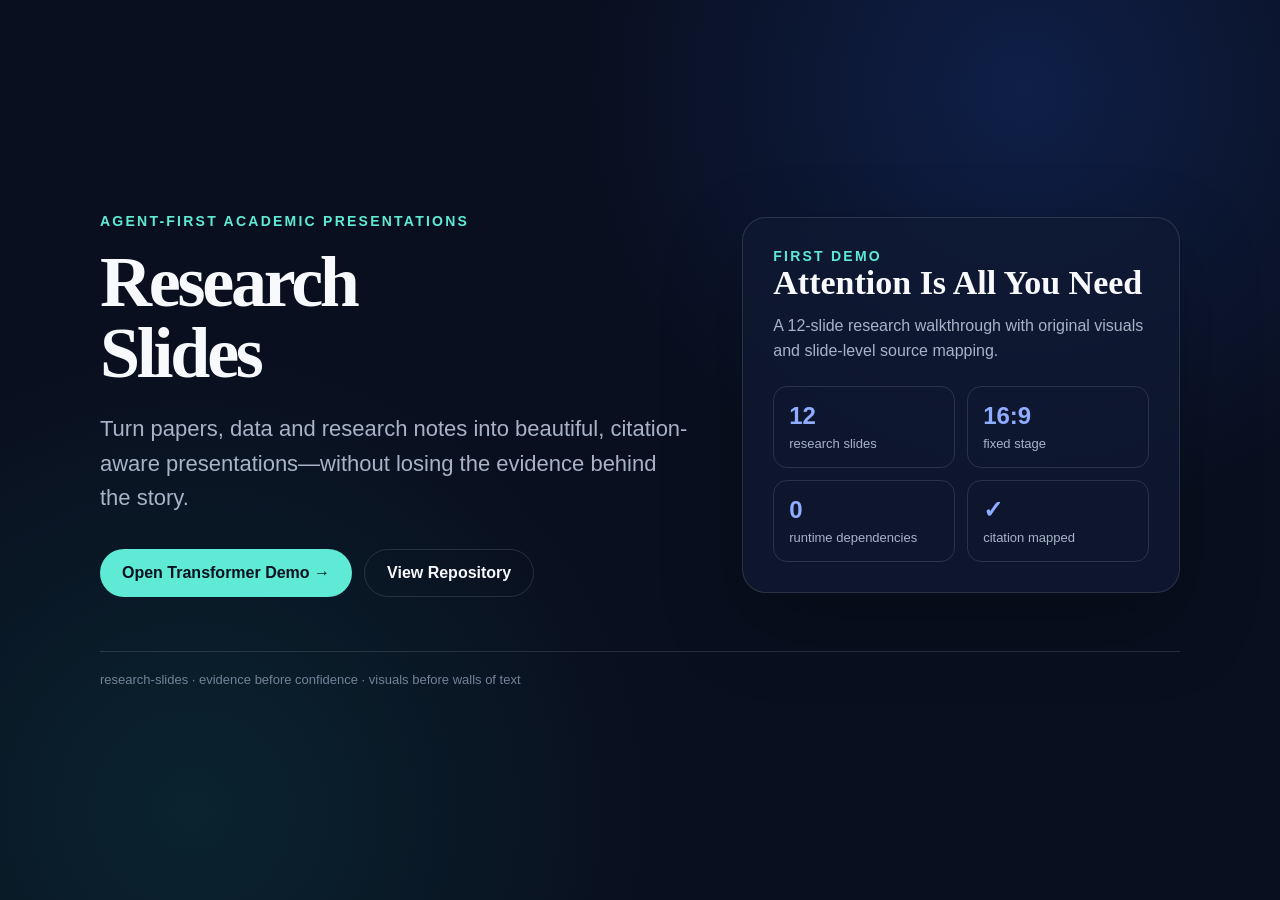
<file: docs/index.html>
<!doctype html>
<html lang="en">
<head>
<meta charset="utf-8" />
<meta name="viewport" content="width=device-width,initial-scale=1" />
<meta name="description" content="Research Slides — turn papers, data and research notes into citation-aware presentations." />
<title>Research Slides</title>
<style>
:root{--bg:#090f1f;--panel:#101a33;--text:#f7f9fc;--muted:#a8b3c7;--teal:#5eead4;--blue:#8facff;--line:rgba(255,255,255,.12)}
*{box-sizing:border-box}html,body{margin:0;min-height:100%;background:var(--bg);color:var(--text);font-family:Arial,sans-serif}body{min-height:100vh;display:grid;place-items:center;background:radial-gradient(circle at 80% 10%,rgba(36,87,214,.22),transparent 34%),radial-gradient(circle at 15% 90%,rgba(15,118,110,.2),transparent 34%),var(--bg)}
main{width:min(1080px,calc(100% - 40px));padding:70px 0}.eyebrow{font-size:14px;letter-spacing:.16em;text-transform:uppercase;color:var(--teal);font-weight:800}.hero{display:grid;grid-template-columns:1.15fr .85fr;gap:50px;align-items:center}.hero h1{font-family:Georgia,serif;font-size:72px;line-height:.98;letter-spacing:-.045em;margin:18px 0 24px}.hero p{font-size:22px;line-height:1.55;color:var(--muted);max-width:680px}.actions{display:flex;gap:12px;flex-wrap:wrap;margin-top:34px}.btn{display:inline-flex;align-items:center;justify-content:center;padding:14px 22px;border-radius:999px;text-decoration:none;font-weight:800}.primary{background:var(--teal);color:#07111f}.secondary{border:1px solid var(--line);color:var(--text)}.card{border:1px solid var(--line);background:rgba(16,26,51,.72);border-radius:24px;padding:30px;box-shadow:0 30px 80px rgba(0,0,0,.25)}.card h2{font-family:Georgia,serif;font-size:34px;margin:0 0 12px}.card p{font-size:16px;line-height:1.55;margin:0}.facts{display:grid;grid-template-columns:repeat(2,1fr);gap:12px;margin-top:22px}.fact{border:1px solid var(--line);border-radius:14px;padding:15px}.fact b{display:block;color:var(--blue);font-size:24px;margin-bottom:4px}.fact span{font-size:13px;color:var(--muted)}footer{margin-top:54px;padding-top:20px;border-top:1px solid var(--line);color:#748197;font-size:13px}@media(max-width:780px){.hero{grid-template-columns:1fr}.hero h1{font-size:54px}main{padding:44px 0}}
</style>
</head>
<body>
<main>
  <div class="hero">
    <section>
      <div class="eyebrow">Agent-first academic presentations</div>
      <h1>Research<br/>Slides</h1>
      <p>Turn papers, data and research notes into beautiful, citation-aware presentations—without losing the evidence behind the story.</p>
      <div class="actions">
        <a class="btn primary" href="./demo.html">Open Transformer Demo →</a>
        <a class="btn secondary" href="https://github.com/xiaohan-2005/research-slides">View Repository</a>
      </div>
    </section>
    <aside class="card">
      <div class="eyebrow">First demo</div>
      <h2>Attention Is All You Need</h2>
      <p>A 12-slide research walkthrough with original visuals and slide-level source mapping.</p>
      <div class="facts">
        <div class="fact"><b>12</b><span>research slides</span></div>
        <div class="fact"><b>16:9</b><span>fixed stage</span></div>
        <div class="fact"><b>0</b><span>runtime dependencies</span></div>
        <div class="fact"><b>✓</b><span>citation mapped</span></div>
      </div>
    </aside>
  </div>
  <footer>research-slides · evidence before confidence · visuals before walls of text</footer>
</main>
</body>
</html>
</file>
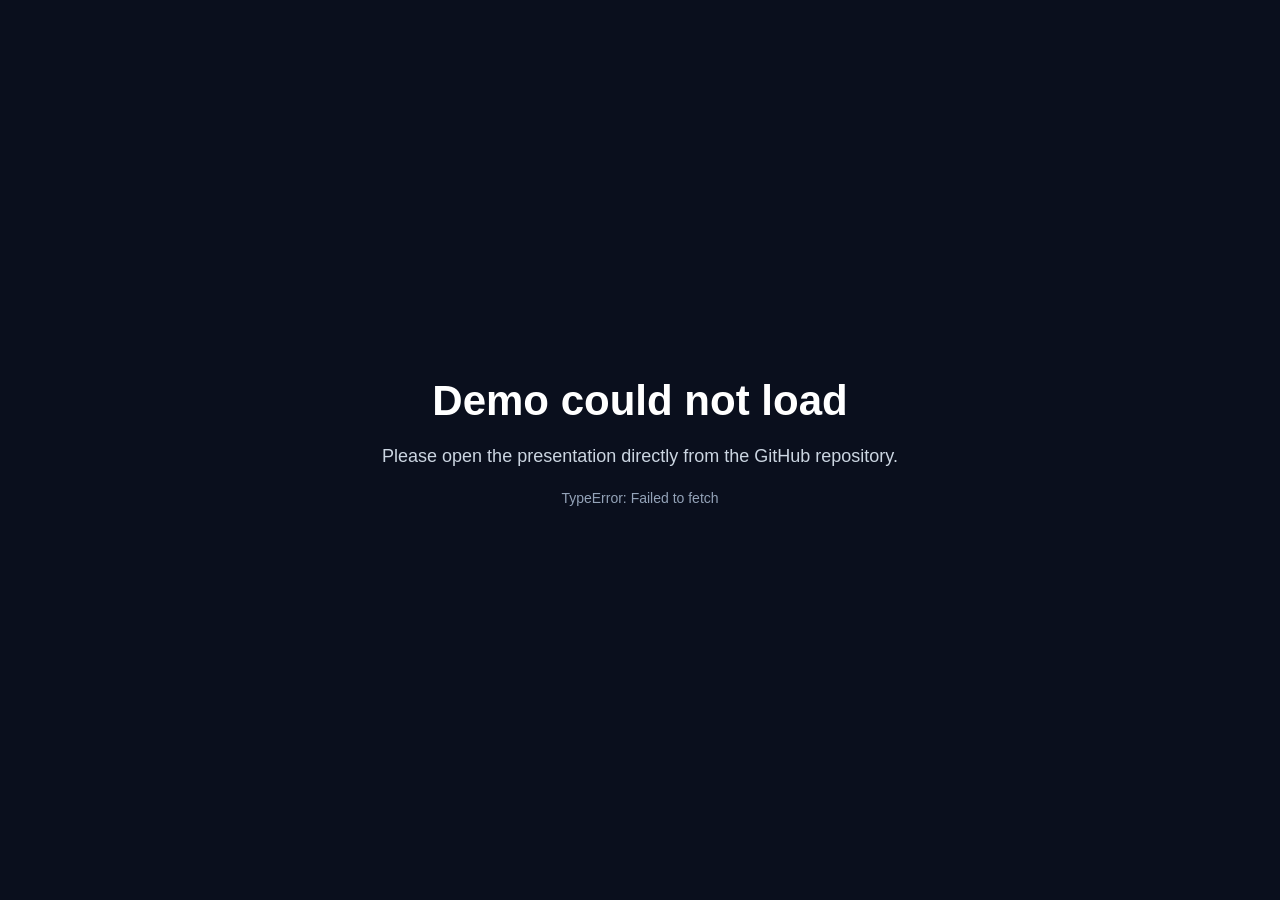
<file: docs/demo.html>
<!doctype html>
<html lang="en">
<head>
<meta charset="utf-8" />
<meta name="viewport" content="width=device-width,initial-scale=1" />
<title>Research Slides Demo</title>
<style>
html,body{margin:0;width:100%;height:100%;background:#0a0f1d;color:#fff;font-family:Arial,sans-serif;display:grid;place-items:center}
main{text-align:center;max-width:720px;padding:40px}h1{font-size:42px;margin:0 0 16px}p{color:#cbd5e1;font-size:18px;line-height:1.5}.small{font-size:14px;color:#94a3b8}
</style>
</head>
<body>
<main id="status">
  <h1>Loading research demo…</h1>
  <p>Fetching the canonical presentation from the repository.</p>
</main>
<script>
(async()=>{
  const raw='https://raw.githubusercontent.com/xiaohan-2005/research-slides/main/examples/attention-is-all-you-need/presentation.html';
  try{
    const r=await fetch(raw,{cache:'no-store'});
    if(!r.ok) throw new Error('HTTP '+r.status);
    const html=await r.text();
    document.open();document.write(html);document.close();
  }catch(err){
    document.getElementById('status').innerHTML='<h1>Demo could not load</h1><p>Please open the presentation directly from the GitHub repository.</p><p class="small">'+String(err)+'</p>';
  }
})();
</script>
</body>
</html>
</file>
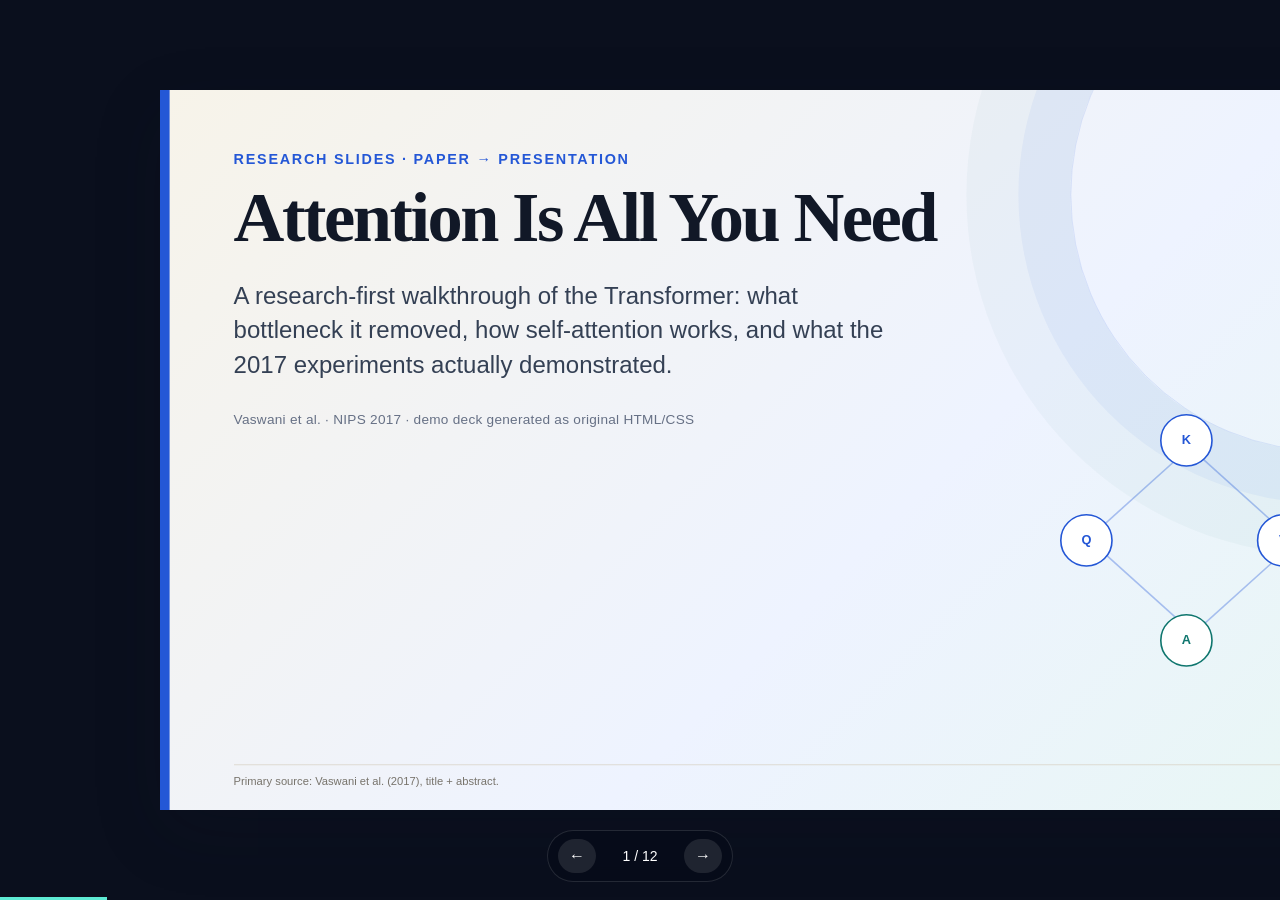
<file: examples/attention-is-all-you-need/presentation.html>
<!doctype html>
<html lang="en">
<head>
<meta charset="utf-8" />
<meta name="viewport" content="width=device-width,initial-scale=1" />
<title>Attention Is All You Need — Research Slides Demo</title>
<style>
:root{--paper:#f4f1e8;--ink:#111827;--muted:#667085;--line:#d9d4c8;--blue:#2457d6;--teal:#0f766e;--amber:#c67a19;--red:#b94343;--navy:#0b1739;--white:#fff;--shadow:0 28px 80px rgba(16,24,40,.16)}
*{box-sizing:border-box}html,body{margin:0;width:100%;height:100%;overflow:hidden;background:#0a0f1d;color:var(--ink);font-family:Georgia,'Times New Roman',serif}button{font:inherit}
.viewport{position:fixed;inset:0;display:grid;place-items:center}.stage{position:relative;width:1600px;height:900px;transform-origin:center center;background:var(--paper);box-shadow:var(--shadow);overflow:hidden}.slide{position:absolute;inset:0;padding:76px 92px 70px;opacity:0;visibility:hidden;pointer-events:none;transition:opacity .36s ease}.slide.active{opacity:1;visibility:visible;pointer-events:auto}.slide::before{content:"";position:absolute;left:0;top:0;width:12px;height:100%;background:var(--blue)}
.kicker{font-family:Arial,sans-serif;font-weight:700;letter-spacing:.12em;text-transform:uppercase;font-size:18px;color:var(--blue);margin-bottom:18px}.title{font-size:66px;line-height:1.02;letter-spacing:-.035em;margin:0 0 26px;max-width:1200px}.subtitle{font-family:Arial,sans-serif;font-size:28px;line-height:1.45;color:#344054;max-width:1120px}.meta{font-family:Arial,sans-serif;font-size:17px;color:var(--muted);letter-spacing:.02em}.source{position:absolute;left:92px;right:92px;bottom:28px;font-family:Arial,sans-serif;font-size:14px;color:#77736b;border-top:1px solid var(--line);padding-top:12px}.page{position:absolute;right:42px;top:40px;font-family:Arial,sans-serif;font-size:15px;color:#77736b}.grid2{display:grid;grid-template-columns:1fr 1fr;gap:42px;align-items:center}.grid3{display:grid;grid-template-columns:repeat(3,1fr);gap:24px}.card{background:rgba(255,255,255,.68);border:1px solid var(--line);border-radius:20px;padding:28px}.card h3{margin:0 0 12px;font-size:28px}.card p{font-family:Arial,sans-serif;font-size:20px;line-height:1.45;color:#475467;margin:0}.big-number{font-size:84px;font-weight:700;line-height:1;color:var(--navy)}.label{font-family:Arial,sans-serif;font-size:18px;color:var(--muted);margin-top:10px}.quote{font-size:42px;line-height:1.24;max-width:1180px}.accent{color:var(--blue)}.teal{color:var(--teal)}.amber{color:var(--amber)}.mono{font-family:'Courier New',monospace}.pill{display:inline-block;border:1px solid var(--line);padding:8px 13px;border-radius:999px;font-family:Arial,sans-serif;font-size:16px;margin:4px 7px 4px 0;background:#fff}.formula{font-size:42px;background:#fff;border:1px solid var(--line);border-radius:20px;padding:28px 34px;text-align:center;margin:22px 0}.tiny{font-family:Arial,sans-serif;font-size:16px;color:var(--muted)}
.hero{background:linear-gradient(135deg,#f7f3e9 0%,#eef3ff 58%,#e7f7f3 100%)}.hero::after{content:"";position:absolute;width:640px;height:640px;border-radius:50%;border:1px solid rgba(36,87,214,.16);right:-180px;top:-190px;box-shadow:0 0 0 65px rgba(36,87,214,.05),0 0 0 130px rgba(15,118,110,.035)}.hero .title{font-size:88px;max-width:980px}.hero .subtitle{font-size:30px;max-width:850px}.hero-mark{position:absolute;right:135px;bottom:155px;width:360px;height:360px}.node{position:absolute;width:66px;height:66px;border-radius:50%;display:grid;place-items:center;background:#fff;border:2px solid var(--blue);font-family:Arial,sans-serif;font-weight:700;color:var(--blue);z-index:2}.edge{position:absolute;height:2px;background:rgba(36,87,214,.35);transform-origin:left center}
.timeline{display:flex;gap:18px;align-items:stretch;margin-top:42px}.step{flex:1;border-top:5px solid var(--line);padding:18px 6px 0}.step strong{display:block;font-size:25px;margin-bottom:8px}.step span{font-family:Arial,sans-serif;color:var(--muted);font-size:18px;line-height:1.35}.step.hot{border-color:var(--blue)}
.arch{display:grid;grid-template-columns:1fr 140px 1fr;gap:26px;align-items:center}.stack{display:flex;flex-direction:column;gap:13px}.block{padding:17px 18px;border-radius:14px;text-align:center;font-family:Arial,sans-serif;font-size:18px;font-weight:700;border:1px solid var(--line);background:#fff}.block.attn{border-color:#8ba7f5;background:#edf2ff;color:#2047b4}.block.ffn{border-color:#8ac8c1;background:#e8f7f4;color:#0f665f}.block.mask{border-color:#e8c48f;background:#fff5e7;color:#9a5e13}.x6{font-family:Arial,sans-serif;color:var(--muted);text-align:center;font-weight:700}.arrow{height:2px;background:var(--line);position:relative}.arrow::after{content:"";position:absolute;right:-1px;top:-5px;border-left:9px solid var(--line);border-top:6px solid transparent;border-bottom:6px solid transparent}
.attn-viz{position:relative;height:365px;background:#0e1833;border-radius:24px;overflow:hidden;border:1px solid #22335c}.token-row{position:absolute;left:40px;right:40px;display:flex;justify-content:space-between}.token-row.top{top:44px}.token-row.bottom{bottom:44px}.tok{width:74px;height:52px;border-radius:12px;background:#fff;display:grid;place-items:center;font-family:Arial,sans-serif;font-weight:700;color:#172554}.beam{position:absolute;left:0;top:0;width:100%;height:100%}.beam line{stroke:#5eead4;stroke-width:3;opacity:.45}.beam line.hot{stroke:#fbbf24;stroke-width:6;opacity:.9}
.heads{display:grid;grid-template-columns:repeat(4,1fr);gap:16px}.head{height:120px;border-radius:18px;border:1px solid #cad6fa;background:linear-gradient(145deg,#f8faff,#e9efff);display:grid;place-items:center;font-family:Arial,sans-serif;font-weight:800;color:#2948a5;position:relative;overflow:hidden}.head::after{content:"";position:absolute;width:120px;height:2px;background:rgba(36,87,214,.25);transform:rotate(-25deg)}
.wave{height:250px;position:relative;border-left:1px solid var(--line);border-bottom:1px solid var(--line);margin:28px 10px 0}.wave svg{width:100%;height:100%}.legend{display:flex;gap:18px;font-family:Arial,sans-serif;font-size:16px;color:var(--muted)}.dot{display:inline-block;width:11px;height:11px;border-radius:50%;margin-right:6px}
.compare{display:grid;grid-template-columns:1.25fr repeat(3,.75fr);border:1px solid var(--line);border-radius:18px;overflow:hidden}.compare div{padding:20px;border-right:1px solid var(--line);border-bottom:1px solid var(--line);font-family:Arial,sans-serif;font-size:19px}.compare div:nth-child(4n){border-right:none}.compare .headrow{font-weight:800;background:#eef3ff}.compare .good{background:#e9f7f4;color:#0f665f;font-weight:700}
.train{display:grid;grid-template-columns:repeat(4,1fr);gap:18px;margin-top:34px}.train .card{min-height:190px}.train .big-number{font-size:54px}.bar-wrap{margin-top:34px}.bar-row{display:grid;grid-template-columns:190px 1fr 90px;gap:18px;align-items:center;margin:18px 0;font-family:Arial,sans-serif}.bar{height:28px;background:#ddd8cf;border-radius:999px;overflow:hidden}.bar > span{display:block;height:100%;background:var(--blue);border-radius:999px}.bar.tealbar>span{background:var(--teal)}.bar.goldbar>span{background:var(--amber)}
.ablation{display:grid;grid-template-columns:1fr 1fr;gap:34px}.mini-chart{background:#fff;border:1px solid var(--line);border-radius:18px;padding:24px}.points{display:flex;align-items:flex-end;gap:18px;height:180px;border-bottom:1px solid var(--line);padding:0 10px}.pt{flex:1;background:#9db2ef;border-radius:8px 8px 0 0;position:relative}.pt.best{background:var(--teal)}.pt span{position:absolute;left:50%;transform:translateX(-50%);bottom:-28px;font-family:Arial,sans-serif;font-size:14px;color:var(--muted)}.pt b{position:absolute;left:50%;transform:translateX(-50%);top:-25px;font-family:Arial,sans-serif;font-size:14px}
.final{background:linear-gradient(135deg,#0d1736,#122454 60%,#0e514e);color:#fff}.final::before{background:#5eead4}.final .kicker,.final .subtitle,.final .meta{color:#c8d6ff}.final .title{color:#fff}.final .source{border-color:rgba(255,255,255,.18);color:#bfd0df}.final .card{background:rgba(255,255,255,.08);border-color:rgba(255,255,255,.18)}.final .card p{color:#dce7f1}.final .card h3{color:#fff}
.controls{position:fixed;z-index:20;left:50%;bottom:18px;transform:translateX(-50%);display:flex;gap:8px;align-items:center;background:rgba(7,12,25,.82);backdrop-filter:blur(10px);border:1px solid rgba(255,255,255,.12);padding:8px 10px;border-radius:999px;color:#fff;font-family:Arial,sans-serif}.controls button{border:0;color:#fff;background:rgba(255,255,255,.1);width:38px;height:34px;border-radius:999px;cursor:pointer}.counter{min-width:72px;text-align:center;font-size:14px}.progress{position:fixed;left:0;bottom:0;height:3px;background:#5eead4;z-index:30;transition:width .25s ease}@media(prefers-reduced-motion:reduce){.slide{transition:none}}
</style>
</head>
<body>
<div class="viewport"><main class="stage" id="stage">

<section class="slide hero active">
  <div class="page">01 / 12</div>
  <div class="kicker">Research Slides · paper → presentation</div>
  <h1 class="title">Attention Is All You Need</h1>
  <p class="subtitle">A research-first walkthrough of the Transformer: what bottleneck it removed, how self-attention works, and what the 2017 experiments actually demonstrated.</p>
  <p class="meta" style="margin-top:38px">Vaswani et al. · NIPS 2017 · demo deck generated as original HTML/CSS</p>
  <div class="hero-mark">
    <div class="node" style="left:20px;top:145px">Q</div><div class="node" style="left:145px;top:20px">K</div><div class="node" style="left:266px;top:145px">V</div><div class="node" style="left:145px;top:270px;border-color:#0f766e;color:#0f766e">A</div>
    <div class="edge" style="left:72px;top:160px;width:165px;transform:rotate(-42deg)"></div><div class="edge" style="left:195px;top:72px;width:165px;transform:rotate(42deg)"></div><div class="edge" style="left:72px;top:190px;width:165px;transform:rotate(42deg)"></div><div class="edge" style="left:195px;top:286px;width:165px;transform:rotate(-42deg)"></div>
  </div>
  <div class="source">Primary source: Vaswani et al. (2017), title + abstract.</div>
</section>

<section class="slide">
  <div class="page">02 / 12</div><div class="kicker">Problem</div>
  <h2 class="title">The bottleneck was <span class="accent">sequential computation</span></h2>
  <p class="subtitle">Recurrent sequence models process hidden states in order. That creates a dependency chain inside each training example and limits parallelization as sequences grow.</p>
  <div class="timeline">
    <div class="step"><strong>x₁</strong><span>token enters recurrent state</span></div>
    <div class="step"><strong>h₁</strong><span>must finish before the next state</span></div>
    <div class="step"><strong>h₂</strong><span>depends on h₁</span></div>
    <div class="step"><strong>h₃</strong><span>depends on h₂</span></div>
    <div class="step hot"><strong>hₙ</strong><span>training still carries a sequential path of length O(n)</span></div>
  </div>
  <div class="card" style="margin-top:42px"><h3>Research question</h3><p>Can a sequence-to-sequence model remove recurrence and convolution while preserving translation quality—and gain parallelism in the process?</p></div>
  <div class="source">Source: §1 Introduction, especially the discussion of sequential hidden-state computation and the remaining constraint on parallelization.</div>
</section>

<section class="slide">
  <div class="page">03 / 12</div><div class="kicker">Core idea</div>
  <h2 class="title">Replace recurrence with <span class="teal">attention</span></h2>
  <div class="grid2" style="margin-top:38px">
    <div>
      <p class="quote">“Connect positions by learned relevance, not by stepping through time.”</p>
      <p class="tiny">Interpretation for presentation clarity—not a verbatim quote from the paper.</p>
    </div>
    <div class="grid3" style="grid-template-columns:1fr;gap:16px">
      <div class="card"><h3>Global dependency</h3><p>Each position can attend to relevant positions without distance-dependent recurrence.</p></div>
      <div class="card"><h3>Parallel representation</h3><p>Self-attention over a layer can be computed with matrix operations across positions.</p></div>
      <div class="card"><h3>Encoder–decoder retained</h3><p>The Transformer keeps the transduction structure while changing the internal building blocks.</p></div>
    </div>
  </div>
  <div class="source">Source: §1–§3. The paper proposes a Transformer relying entirely on attention to draw global dependencies.</div>
</section>

<section class="slide">
  <div class="page">04 / 12</div><div class="kicker">Architecture</div>
  <h2 class="title">Transformer at a glance</h2>
  <div class="arch" style="margin-top:30px">
    <div><div class="x6">ENCODER × 6</div><div class="stack"><div class="block attn">Multi-Head Self-Attention</div><div class="block">Add &amp; LayerNorm</div><div class="block ffn">Position-wise FFN</div><div class="block">Add &amp; LayerNorm</div></div></div>
    <div><div class="arrow"></div><div style="text-align:center;font-family:Arial,sans-serif;color:var(--muted);margin-top:12px">memory<br/>K, V</div></div>
    <div><div class="x6">DECODER × 6</div><div class="stack"><div class="block mask">Masked Self-Attention</div><div class="block">Add &amp; LayerNorm</div><div class="block attn">Encoder–Decoder Attention</div><div class="block">Add &amp; LayerNorm</div><div class="block ffn">Position-wise FFN</div><div class="block">Add &amp; LayerNorm</div></div></div>
  </div>
  <div class="grid3" style="margin-top:30px"><div class="card"><div class="big-number">6</div><div class="label">layers in each stack</div></div><div class="card"><div class="big-number">512</div><div class="label">d_model in base model</div></div><div class="card"><div class="big-number">2048</div><div class="label">feed-forward inner dimension</div></div></div>
  <div class="source">Source: §3.1 and §3.3. Original explanatory diagram; not copied from the paper's Figure 1.</div>
</section>

<section class="slide">
  <div class="page">05 / 12</div><div class="kicker">Mechanism</div>
  <h2 class="title">Scaled dot-product attention</h2>
  <div class="formula mono">Attention(Q, K, V) = softmax(QKᵀ / √dₖ) V</div>
  <div class="grid2" style="margin-top:30px">
    <div class="attn-viz">
      <div class="token-row top"><div class="tok">Q₁</div><div class="tok">Q₂</div><div class="tok">Q₃</div><div class="tok">Q₄</div></div>
      <svg class="beam" viewBox="0 0 600 365" preserveAspectRatio="none"><line x1="75" y1="95" x2="75" y2="270"/><line x1="75" y1="95" x2="225" y2="270" class="hot"/><line x1="225" y1="95" x2="375" y2="270"/><line x1="375" y1="95" x2="225" y2="270"/><line x1="525" y1="95" x2="525" y2="270" class="hot"/></svg>
      <div class="token-row bottom"><div class="tok">V₁</div><div class="tok">V₂</div><div class="tok">V₃</div><div class="tok">V₄</div></div>
    </div>
    <div><div class="card"><h3>1 · Compatibility</h3><p>Compute dot products between queries and keys.</p></div><div class="card" style="margin-top:16px"><h3>2 · Scale</h3><p>Divide by √dₖ to reduce the risk of large dot products pushing softmax into very small-gradient regions.</p></div><div class="card" style="margin-top:16px"><h3>3 · Weighted values</h3><p>Softmax weights determine how the values are combined.</p></div></div>
  </div>
  <div class="source">Source: §3.2.1, Equation (1). The motivation for scaling is described immediately after the equation.</div>
</section>

<section class="slide">
  <div class="page">06 / 12</div><div class="kicker">Representation</div>
  <h2 class="title">Multi-head attention: several views in parallel</h2>
  <p class="subtitle">The base Transformer uses <strong>8 heads</strong>, each with dₖ = dᵥ = 64. Each head receives learned projections of Q, K and V; their outputs are concatenated and projected again.</p>
  <div class="heads" style="margin-top:42px"><div class="head">HEAD 1</div><div class="head">HEAD 2</div><div class="head">HEAD 3</div><div class="head">HEAD 4</div><div class="head">HEAD 5</div><div class="head">HEAD 6</div><div class="head">HEAD 7</div><div class="head">HEAD 8</div></div>
  <div class="card" style="margin-top:28px"><h3>Why multiple heads?</h3><p>The paper argues that multiple heads let the model jointly attend to information from different representation subspaces and different positions; a single head averages this capacity into one attention map.</p></div>
  <div class="source">Source: §3.2.2. Base configuration: h = 8, dₖ = dᵥ = d_model / h = 64.</div>
</section>

<section class="slide">
  <div class="page">07 / 12</div><div class="kicker">Sequence order</div>
  <h2 class="title">No recurrence means position must be injected</h2>
  <div class="grid2" style="margin-top:28px">
    <div><div class="formula mono" style="font-size:31px">PE(pos,2i)=sin(pos/10000^(2i/d))<br/>PE(pos,2i+1)=cos(pos/10000^(2i/d))</div><div class="card"><h3>Design choice</h3><p>Positional encodings have the same dimension as token embeddings and are added at the bottoms of encoder and decoder stacks.</p></div></div>
    <div><div class="wave"><svg viewBox="0 0 600 250" preserveAspectRatio="none"><path d="M0 125 C50 15 100 15 150 125 S250 235 300 125 S400 15 450 125 S550 235 600 125" fill="none" stroke="#2457d6" stroke-width="5"/><path d="M0 125 C80 45 160 45 240 125 S400 205 480 125 S560 45 600 85" fill="none" stroke="#0f766e" stroke-width="4" opacity=".9"/></svg></div><div class="legend"><span><i class="dot" style="background:#2457d6"></i>different frequencies</span><span><i class="dot" style="background:#0f766e"></i>encode position</span></div></div>
  </div>
  <div class="card" style="margin-top:28px"><h3>Ablation signal</h3><p>Learned positional embeddings produced nearly identical results to the sinusoidal version in the paper's comparison.</p></div>
  <div class="source">Source: §3.5 and Table 3 row (E).</div>
</section>

<section class="slide">
  <div class="page">08 / 12</div><div class="kicker">Why self-attention?</div>
  <h2 class="title">Three criteria: complexity, parallelism, path length</h2>
  <div class="compare" style="margin-top:34px">
    <div class="headrow">Layer type</div><div class="headrow">Complexity / layer</div><div class="headrow">Sequential ops</div><div class="headrow">Max path</div>
    <div class="good">Self-attention</div><div class="good">O(n² · d)</div><div class="good">O(1)</div><div class="good">O(1)</div>
    <div>Recurrent</div><div>O(n · d²)</div><div>O(n)</div><div>O(n)</div>
    <div>Convolutional</div><div>O(k · n · d²)</div><div>O(1)</div><div>O(logₖ n)</div>
  </div>
  <div class="grid2" style="margin-top:34px"><div class="card"><h3>Parallelism</h3><p>Self-attention connects all positions with a constant number of sequentially executed operations.</p></div><div class="card"><h3>Long-range paths</h3><p>The path between any two positions is constant in a full self-attention layer, rather than growing with sequence length.</p></div></div>
  <div class="source">Source: §4 and Table 1. Complexity advantage over recurrence depends on sequence length n relative to representation dimension d.</div>
</section>

<section class="slide">
  <div class="page">09 / 12</div><div class="kicker">Training</div>
  <h2 class="title">The result was also an engineering recipe</h2>
  <div class="train"><div class="card"><div class="big-number">4.5M</div><div class="label">WMT14 EN–DE sentence pairs</div></div><div class="card"><div class="big-number">8×</div><div class="label">NVIDIA P100 GPUs</div></div><div class="card"><div class="big-number">12h</div><div class="label">base model training</div></div><div class="card"><div class="big-number">4000</div><div class="label">warmup steps</div></div></div>
  <div class="grid2" style="margin-top:32px"><div class="card"><h3>Optimizer</h3><p>Adam with β₁ = 0.9, β₂ = 0.98, ε = 10⁻⁹, plus a warmup and inverse-square-root learning-rate schedule.</p></div><div class="card"><h3>Regularization</h3><p>Residual dropout and label smoothing are part of the reported recipe; base-model dropout is 0.1.</p></div></div>
  <div class="source">Source: §5.1–§5.4. Big models were trained for 300k steps / 3.5 days on the same 8-P100 setup.</div>
</section>

<section class="slide">
  <div class="page">10 / 12</div><div class="kicker">Results</div>
  <h2 class="title">Translation quality improved at lower reported training cost</h2>
  <div class="bar-wrap">
    <div class="bar-row"><strong>EN→DE · ConvS2S ensemble</strong><div class="bar goldbar"><span style="width:92.8%"></span></div><b>26.36</b></div>
    <div class="bar-row"><strong>EN→DE · Transformer big</strong><div class="bar"><span style="width:100%"></span></div><b>28.4</b></div>
    <div class="bar-row" style="margin-top:38px"><strong>EN→FR · previous single models*</strong><div class="bar goldbar"><span style="width:98%"></span></div><b>≤40.56</b></div>
    <div class="bar-row"><strong>EN→FR · Transformer big</strong><div class="bar tealbar"><span style="width:100%"></span></div><b>41.0</b></div>
  </div>
  <div class="grid2" style="margin-top:42px"><div class="card"><div class="big-number">28.4</div><div class="label">WMT14 English→German BLEU</div></div><div class="card"><div class="big-number">41.0</div><div class="label">WMT14 English→French BLEU</div></div></div>
  <p class="tiny" style="margin-top:16px">*Among single-model baselines listed in Table 2; the paper separately lists higher ensemble scores.</p>
  <div class="source">Source: §6.1 and Table 2. Values shown are the final NIPS paper values.</div>
</section>

<section class="slide">
  <div class="page">11 / 12</div><div class="kicker">Ablations</div>
  <h2 class="title">What did the model variations suggest?</h2>
  <div class="ablation" style="margin-top:28px">
    <div class="mini-chart"><h3 style="margin-top:0">Attention heads · dev BLEU</h3><div class="points"><div class="pt" style="height:91%"><b>24.9</b><span>1</span></div><div class="pt" style="height:96%"><b>25.5</b><span>4</span></div><div class="pt best" style="height:100%"><b>25.8</b><span>8/base</span></div><div class="pt best" style="height:100%"><b>25.8</b><span>16</span></div><div class="pt" style="height:94%"><b>25.4</b><span>32</span></div></div><p class="tiny" style="margin-top:40px">Single-head attention was 0.9 BLEU below the best setting; too many heads also reduced quality.</p></div>
    <div class="mini-chart"><h3 style="margin-top:0">Other signals</h3><div class="card" style="margin-top:20px"><h3>Model width</h3><p>Larger models generally performed better in the variations reported.</p></div><div class="card" style="margin-top:15px"><h3>Dropout</h3><p>The authors report dropout as helpful for avoiding over-fitting.</p></div><div class="card" style="margin-top:15px"><h3>Position encoding</h3><p>Learned positional embeddings: 25.7 dev BLEU vs 25.8 for the base setup.</p></div></div>
  </div>
  <div class="source">Source: §6.2 and Table 3. Ablation values are development-set results on newstest2013.</div>
</section>

<section class="slide final">
  <div class="page">12 / 12</div><div class="kicker">Conclusion</div>
  <h2 class="title">What changed—and what remained open</h2>
  <div class="grid3" style="margin-top:42px"><div class="card"><h3>Demonstrated</h3><p>A sequence transduction model can be built entirely around attention, replacing recurrent layers in the encoder–decoder architecture.</p></div><div class="card"><h3>Measured</h3><p>The paper reports stronger translation results with substantially more parallelizable training than the recurrent/convolutional baselines it compares against.</p></div><div class="card"><h3>Still open in 2017</h3><p>The authors explicitly point to restricted attention for large inputs, non-text modalities, and less sequential generation as future work.</p></div></div>
  <p class="quote" style="margin-top:64px;color:#e8eefc">Research Slides principle: <strong style="color:#5eead4">separate what the paper showed from what history later made of it.</strong></p>
  <p class="meta" style="margin-top:36px">Demo generated with original explanatory visuals · use ← / → to navigate</p>
  <div class="source">Source: §7 Conclusion. Later historical impact is intentionally outside the evidence boundary of this demo.</div>
</section>

</main></div>
<div class="controls"><button id="prev" aria-label="Previous slide">←</button><div class="counter" id="counter">1 / 12</div><button id="next" aria-label="Next slide">→</button></div><div class="progress" id="progress"></div>
<script>
const stage=document.getElementById('stage');const slides=[...document.querySelectorAll('.slide')];let index=0;
function fit(){const s=Math.min(innerWidth/1600,innerHeight/900);stage.style.transform=`scale(${s})`}
function show(i){index=(i+slides.length)%slides.length;slides.forEach((s,n)=>s.classList.toggle('active',n===index));document.getElementById('counter').textContent=`${index+1} / ${slides.length}`;document.getElementById('progress').style.width=`${((index+1)/slides.length)*100}%`;location.hash=`slide-${index+1}`}
function fromHash(){const m=location.hash.match(/slide-(\d+)/);if(m){const n=Math.max(1,Math.min(slides.length,+m[1]));index=n-1}}
fromHash();show(index);fit();addEventListener('resize',fit);document.getElementById('next').onclick=()=>show(index+1);document.getElementById('prev').onclick=()=>show(index-1);addEventListener('keydown',e=>{if(['ArrowRight','PageDown',' '].includes(e.key)){e.preventDefault();show(index+1)}if(['ArrowLeft','PageUp'].includes(e.key)){e.preventDefault();show(index-1)}if(e.key==='Home')show(0);if(e.key==='End')show(slides.length-1)});addEventListener('hashchange',()=>{fromHash();show(index)});
</script>
</body>
</html>
</file>
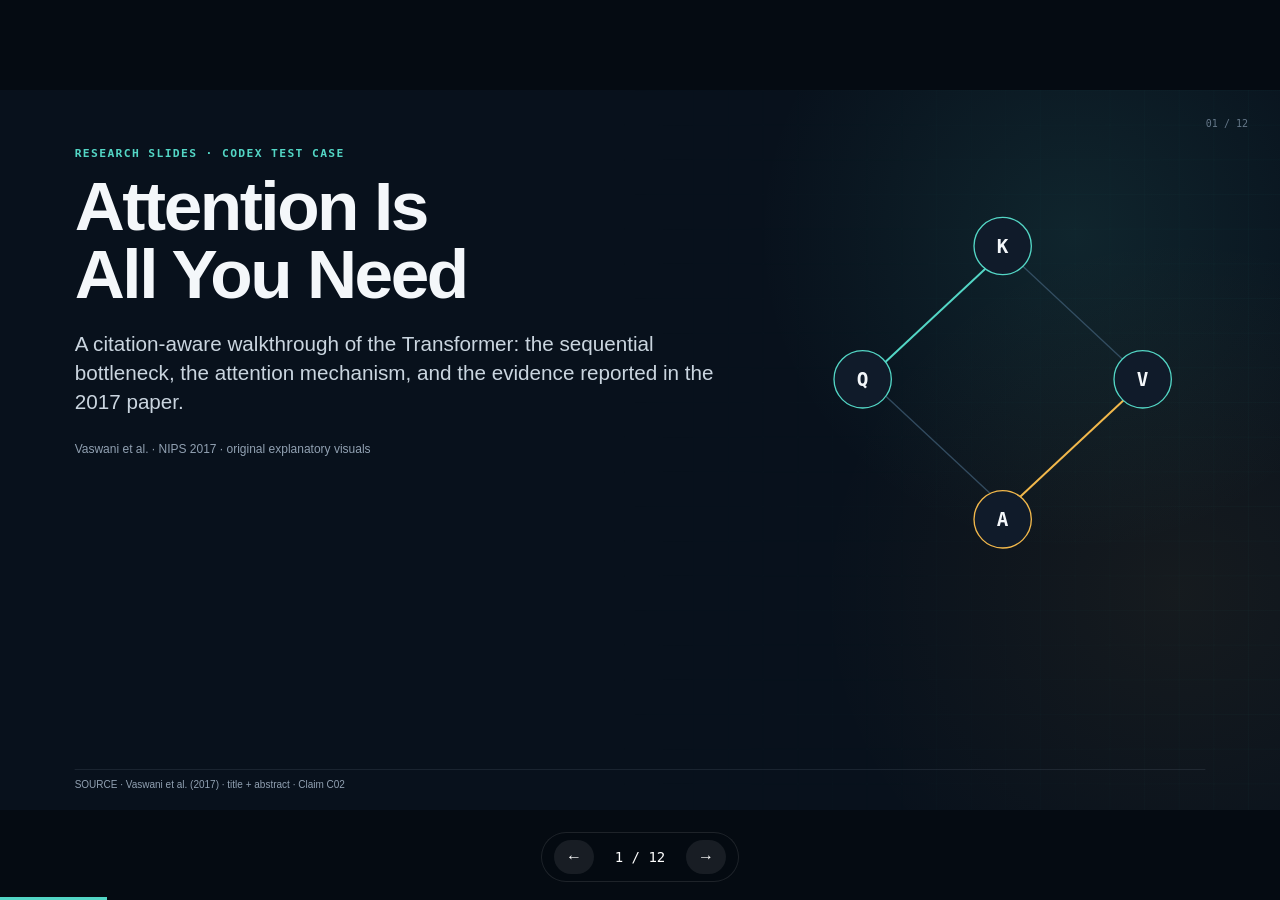
<file: examples/attention-is-all-you-need/output/presentation.html>
<!doctype html>
<html lang="en">
<head>
<meta charset="utf-8" />
<meta name="viewport" content="width=device-width, initial-scale=1" />
<title>Attention Is All You Need — Neural Lab Test Case</title>
<style>
:root{
  --nl-bg:#08111C;--nl-bg-deep:#050B12;--nl-surface:#101B2A;--nl-surface-2:#152235;
  --nl-text:#F4F7FA;--nl-text-soft:#CAD5DF;--nl-muted:#91A1B2;--nl-muted-2:#657789;
  --nl-line:#26384A;--nl-line-soft:rgba(145,161,178,.18);
  --nl-cyan:#53D6C5;--nl-cyan-soft:rgba(83,214,197,.14);
  --nl-amber:#F2B84B;--nl-amber-soft:rgba(242,184,75,.14);--nl-red:#E87979;
  --nl-display:"Space Grotesk","Aptos Display","Segoe UI",sans-serif;
  --nl-body:"IBM Plex Sans","Aptos","Segoe UI",sans-serif;
  --nl-mono:"IBM Plex Mono","Cascadia Mono","Consolas",monospace;
  --ease:cubic-bezier(.16,1,.3,1);
}
*{box-sizing:border-box}html,body{width:100%;height:100%;margin:0;overflow:hidden;background:var(--nl-bg-deep);color:var(--nl-text)}
body{font-family:var(--nl-body)}.deck-viewport{position:fixed;inset:0;overflow:hidden;background:var(--nl-bg-deep)}
.deck-stage{position:absolute;left:0;top:0;width:1920px;height:1080px;overflow:hidden;transform-origin:0 0;background:var(--nl-bg)}
.slide{position:absolute;inset:0;width:1920px;height:1080px;overflow:hidden;display:block;visibility:hidden;opacity:0;pointer-events:none;background:var(--nl-bg);padding:84px 112px 78px;transition:opacity .28s ease}
.slide.active,.slide.visible{visibility:visible;opacity:1;pointer-events:auto;z-index:1}.slide::after{content:"";position:absolute;inset:0;pointer-events:none;background:linear-gradient(rgba(83,214,197,.025) 1px,transparent 1px),linear-gradient(90deg,rgba(83,214,197,.025) 1px,transparent 1px);background-size:52px 52px;mask-image:linear-gradient(90deg,transparent 45%,#000 100%)}
.deck-controls{position:fixed;left:50%;bottom:18px;transform:translateX(-50%);z-index:1000;display:flex;align-items:center;gap:10px;padding:7px 12px;border:1px solid rgba(255,255,255,.1);border-radius:999px;background:rgba(5,11,18,.84);backdrop-filter:blur(10px);color:#fff}.deck-controls button{border:0;background:rgba(255,255,255,.08);color:#fff;width:40px;height:34px;border-radius:999px;cursor:pointer;font:inherit}.deck-counter{min-width:72px;text-align:center;font-size:14px;font-family:var(--nl-mono)}.progress{position:fixed;left:0;bottom:0;height:3px;background:var(--nl-cyan);z-index:1100;transition:width .22s ease}
.kicker{font-family:var(--nl-mono);font-size:17px;font-weight:600;letter-spacing:.12em;text-transform:uppercase;color:var(--nl-cyan);margin-bottom:20px}.title{font-family:var(--nl-display);font-size:66px;line-height:1.04;letter-spacing:-.035em;margin:0 0 24px;max-width:1450px}.subtitle{font-size:31px;line-height:1.42;color:var(--nl-text-soft);max-width:1360px}.meta{font-size:18px;color:var(--nl-muted)}.page{position:absolute;right:48px;top:42px;font:500 15px var(--nl-mono);color:var(--nl-muted-2)}
.source-label{position:absolute;left:112px;right:112px;bottom:28px;border-top:1px solid var(--nl-line-soft);padding-top:12px;font-size:15px;line-height:1.35;color:var(--nl-muted)}
.grid2{display:grid;grid-template-columns:1fr 1fr;gap:48px;align-items:center}.grid3{display:grid;grid-template-columns:repeat(3,1fr);gap:24px}.panel{background:var(--nl-surface);border:1px solid var(--nl-line);border-radius:16px;padding:28px}.panel h3{margin:0 0 12px;font:650 28px/1.15 var(--nl-display)}.panel p{margin:0;font-size:21px;line-height:1.46;color:var(--nl-text-soft)}.metric{font:650 70px/1 var(--nl-display);color:var(--nl-text)}.metric.cyan{color:var(--nl-cyan)}.metric.amber{color:var(--nl-amber)}.label{margin-top:10px;font:500 16px/1.3 var(--nl-mono);letter-spacing:.04em;color:var(--nl-muted)}.note{font-size:16px;line-height:1.45;color:var(--nl-muted)}.quote{font:600 43px/1.22 var(--nl-display);letter-spacing:-.02em}.reveal{opacity:0;transform:translateY(22px);transition:opacity .5s var(--ease),transform .5s var(--ease)}.slide.visible .reveal{opacity:1;transform:none}.slide.visible .reveal:nth-child(2){transition-delay:70ms}.slide.visible .reveal:nth-child(3){transition-delay:140ms}.slide.visible .reveal:nth-child(4){transition-delay:210ms}
.hero{background:radial-gradient(circle at 84% 20%,rgba(83,214,197,.10),transparent 26%),radial-gradient(circle at 92% 70%,rgba(242,184,75,.06),transparent 28%),var(--nl-bg)}.hero .title{font-size:104px;line-height:.98;max-width:1120px}.hero .subtitle{max-width:980px}.hero-graph{position:absolute;right:140px;top:170px;width:540px;height:540px}.node{position:absolute;width:88px;height:88px;border-radius:50%;display:grid;place-items:center;background:var(--nl-surface);border:2px solid var(--nl-cyan);font:700 29px var(--nl-mono);color:var(--nl-text);z-index:2}.node.amber{border-color:var(--nl-amber)}.edge{position:absolute;height:2px;background:#426079;transform-origin:left center;opacity:.72}.edge.hot{background:var(--nl-cyan);height:3px;opacity:1}.edge.evidence{background:var(--nl-amber);height:3px;opacity:1}
.timeline{display:flex;gap:20px;margin-top:54px}.step{flex:1;border-top:3px solid var(--nl-line);padding:20px 8px 0}.step.hot{border-color:var(--nl-cyan)}.step strong{display:block;font:650 30px/1.1 var(--nl-display);margin-bottom:9px}.step span{font-size:19px;line-height:1.42;color:var(--nl-muted)}
.arch{display:grid;grid-template-columns:1fr 150px 1fr;gap:30px;align-items:center;margin-top:34px}.stack{display:flex;flex-direction:column;gap:13px}.block{padding:18px 20px;border-radius:12px;text-align:center;font:600 20px var(--nl-body);border:1px solid #365069;background:var(--nl-surface)}.block.attn{border-color:var(--nl-cyan);background:var(--nl-cyan-soft)}.block.ffn{border-color:#426079}.block.mask{border-color:var(--nl-amber);background:var(--nl-amber-soft)}.x6{text-align:center;font:600 15px var(--nl-mono);letter-spacing:.1em;color:var(--nl-muted);margin-bottom:12px}.arrow{height:2px;background:#426079;position:relative}.arrow::after{content:"";position:absolute;right:-1px;top:-5px;border-left:10px solid #426079;border-top:6px solid transparent;border-bottom:6px solid transparent}
.formula{font-family:"Cambria Math","STIX Two Math","Times New Roman",serif;font-size:54px;text-align:center;padding:30px 34px;margin:28px 0;color:var(--nl-text)}.attn-viz{position:relative;height:410px;background:var(--nl-surface);border-radius:16px;border:1px solid var(--nl-line);overflow:hidden}.tokens{position:absolute;left:52px;right:52px;display:flex;justify-content:space-between}.tokens.top{top:46px}.tokens.bottom{bottom:46px}.tok{width:84px;height:58px;border-radius:10px;background:#0C1724;border:1px solid #365069;display:grid;place-items:center;font:700 20px var(--nl-mono);color:var(--nl-text)}.beam{position:absolute;inset:0}.beam line{stroke:#426079;stroke-width:3;opacity:.55}.beam line.hot{stroke:var(--nl-cyan);stroke-width:6;opacity:1}.beam line.evidence{stroke:var(--nl-amber);stroke-width:6;opacity:1}
.heads{display:grid;grid-template-columns:repeat(4,1fr);gap:18px;margin-top:46px}.head{height:135px;border-radius:14px;border:1px solid #365069;background:var(--nl-surface);display:grid;place-items:center;font:700 18px var(--nl-mono);color:var(--nl-text);position:relative;overflow:hidden}.head::after{content:"";position:absolute;width:150px;height:2px;background:rgba(83,214,197,.35);transform:rotate(-24deg)}
.wave{height:300px;border-left:1px solid var(--nl-line);border-bottom:1px solid var(--nl-line);margin-top:28px}.legend{display:flex;gap:22px;margin-top:12px;font-size:16px;color:var(--nl-muted)}.dot{display:inline-block;width:12px;height:12px;border-radius:50%;margin-right:7px}.compare{display:grid;grid-template-columns:1.25fr repeat(3,.75fr);border:1px solid var(--nl-line);border-radius:14px;overflow:hidden;margin-top:38px}.compare div{padding:22px;border-right:1px solid var(--nl-line);border-bottom:1px solid var(--nl-line);font-size:20px}.compare div:nth-child(4n){border-right:none}.compare .headrow{font:600 16px var(--nl-mono);letter-spacing:.04em;color:var(--nl-muted);background:#0C1724}.compare .good{background:var(--nl-cyan-soft);color:#BDF4ED;font-weight:700}.train{display:grid;grid-template-columns:repeat(4,1fr);gap:18px;margin-top:40px}.train .panel{min-height:190px}.train .metric{font-size:56px}
.bar-wrap{margin-top:38px}.bar-row{display:grid;grid-template-columns:300px 1fr 100px;gap:20px;align-items:center;margin:22px 0;font-size:19px}.bar-row strong{font-weight:600}.bar{height:24px;background:#1C2C3C;border-radius:999px;overflow:hidden}.bar span{display:block;height:100%;background:var(--nl-cyan);border-radius:999px}.bar.amber span{background:var(--nl-amber)}.bar.neutral span{background:#657789}.ablation{display:grid;grid-template-columns:1.05fr .95fr;gap:36px;margin-top:34px}.mini-chart{background:var(--nl-surface);border:1px solid var(--nl-line);border-radius:16px;padding:28px}.points{display:flex;align-items:flex-end;gap:20px;height:220px;border-bottom:1px solid var(--nl-line);padding:0 10px}.pt{flex:1;background:#426079;border-radius:6px 6px 0 0;position:relative}.pt.best{background:var(--nl-cyan)}.pt span{position:absolute;left:50%;transform:translateX(-50%);bottom:-30px;font:500 14px var(--nl-mono);color:var(--nl-muted)}.pt b{position:absolute;left:50%;transform:translateX(-50%);top:-26px;font:600 14px var(--nl-mono)}
.final{background:radial-gradient(circle at 80% 18%,rgba(83,214,197,.10),transparent 32%),var(--nl-bg-deep)}
@media print{html,body{width:1920px;height:auto;overflow:visible;background:#fff}.deck-viewport{position:static;overflow:visible;background:#fff}.deck-stage{position:static;width:auto;height:auto;transform:none!important;background:none}.slide{position:relative;display:block!important;visibility:visible!important;opacity:1!important;pointer-events:auto!important;width:1920px;height:1080px;break-after:page;page-break-after:always}.slide:last-child{break-after:auto;page-break-after:auto}.deck-controls,.progress{display:none!important}}
@media(prefers-reduced-motion:reduce){*,*::before,*::after{animation-duration:.01ms!important;animation-iteration-count:1!important;transition-duration:.2s!important;scroll-behavior:auto!important}.reveal{opacity:1!important;transform:none!important}}
</style>
</head>
<body>
<div class="deck-viewport"><main class="deck-stage" id="deckStage">
<section class="slide hero active visible">
  <div class="page">01 / 12</div><div class="kicker reveal">Research Slides · Codex test case</div>
  <h1 class="title reveal">Attention Is<br/>All You Need</h1>
  <p class="subtitle reveal">A citation-aware walkthrough of the Transformer: the sequential bottleneck, the attention mechanism, and the evidence reported in the 2017 paper.</p>
  <p class="meta reveal" style="margin-top:38px">Vaswani et al. · NIPS 2017 · original explanatory visuals</p>
  <div class="hero-graph" aria-hidden="true"><div class="node" style="left:10px;top:220px">Q</div><div class="node" style="left:220px;top:20px">K</div><div class="node" style="left:430px;top:220px">V</div><div class="node amber" style="left:220px;top:430px">A</div><div class="edge hot" style="left:80px;top:244px;width:280px;transform:rotate(-43deg)"></div><div class="edge" style="left:280px;top:80px;width:280px;transform:rotate(43deg)"></div><div class="edge" style="left:80px;top:280px;width:280px;transform:rotate(43deg)"></div><div class="edge evidence" style="left:280px;top:448px;width:280px;transform:rotate(-43deg)"></div></div>
  <div class="source-label">SOURCE · Vaswani et al. (2017) · title + abstract · Claim C02</div>
</section>
<section class="slide"><div class="page">02 / 12</div><div class="kicker reveal">Problem</div><h2 class="title reveal">Sequential state updates limit parallelism</h2><p class="subtitle reveal">Recurrent models generate hidden states in order. Within a training example, later states depend on earlier ones, constraining parallel computation as sequence length grows.</p><div class="timeline reveal"><div class="step"><strong>x₁</strong><span>input token</span></div><div class="step"><strong>h₁</strong><span>state finishes first</span></div><div class="step"><strong>h₂</strong><span>depends on h₁</span></div><div class="step"><strong>h₃</strong><span>depends on h₂</span></div><div class="step hot"><strong>hₙ</strong><span>sequential path grows with n</span></div></div><div class="panel reveal" style="margin-top:46px"><h3>Research question</h3><p>Can sequence transduction remove recurrence and convolution while retaining strong translation performance?</p></div><div class="source-label">SOURCE · §1 Introduction · Claim C01</div></section>
<section class="slide"><div class="page">03 / 12</div><div class="kicker reveal">Core move</div><h2 class="title reveal">Replace recurrence with attention-based dependency routing</h2><div class="grid2" style="margin-top:42px"><div><p class="quote reveal">Connect positions through learned relevance instead of propagating one hidden state step by step.</p><p class="note reveal">Interpretation for explanation; not a verbatim statement from the paper.</p></div><div><div class="panel reveal"><h3>Global dependency routing</h3><p>Self-attention relates positions inside a sequence directly.</p></div><div class="panel reveal" style="margin-top:18px"><h3>Parallel representation updates</h3><p>Layer computations across positions can be expressed with matrix operations.</p></div><div class="panel reveal" style="margin-top:18px"><h3>Encoder–decoder stays</h3><p>The transduction structure remains; the internal sequence-modeling blocks change.</p></div></div></div><div class="source-label">SOURCE · §1–§3 · Claims C02, C22 · C22 is interpretation</div></section>
<section class="slide"><div class="page">04 / 12</div><div class="kicker reveal">Architecture</div><h2 class="title reveal">A stacked encoder–decoder built from attention and feed-forward blocks</h2><div class="arch reveal"><div><div class="x6">ENCODER × 6</div><div class="stack"><div class="block attn">Multi-Head Self-Attention</div><div class="block">Add &amp; LayerNorm</div><div class="block ffn">Position-wise FFN</div><div class="block">Add &amp; LayerNorm</div></div></div><div><div class="arrow"></div><div class="note" style="text-align:center;margin-top:13px">encoder memory<br/>K, V</div></div><div><div class="x6">DECODER × 6</div><div class="stack"><div class="block mask">Masked Self-Attention</div><div class="block">Add &amp; LayerNorm</div><div class="block attn">Encoder–Decoder Attention</div><div class="block">Add &amp; LayerNorm</div><div class="block ffn">Position-wise FFN</div><div class="block">Add &amp; LayerNorm</div></div></div></div><div class="grid3 reveal" style="margin-top:32px"><div class="panel"><div class="metric cyan">6</div><div class="label">LAYERS PER STACK</div></div><div class="panel"><div class="metric">512</div><div class="label">D_MODEL</div></div><div class="panel"><div class="metric">2048</div><div class="label">D_FF</div></div></div><div class="source-label">SOURCE · §3.1 + §3.3 · original redraw · Claims C03, C04, C05</div></section>
<section class="slide"><div class="page">05 / 12</div><div class="kicker reveal">Mechanism</div><h2 class="title reveal">Scaled dot-product attention turns compatibility into weighted values</h2><div class="formula reveal">Attention(Q, K, V) = softmax(QKᵀ / √d<sub>k</sub>) V</div><div class="grid2" style="margin-top:28px"><div class="attn-viz reveal"><div class="tokens top"><div class="tok">Q₁</div><div class="tok">Q₂</div><div class="tok">Q₃</div><div class="tok">Q₄</div></div><svg class="beam" viewBox="0 0 760 410" preserveAspectRatio="none" aria-hidden="true"><line x1="90" y1="104" x2="90" y2="304"/><line class="hot" x1="90" y1="104" x2="282" y2="304"/><line x1="282" y1="104" x2="474" y2="304"/><line x1="474" y1="104" x2="282" y2="304"/><line class="evidence" x1="670" y1="104" x2="670" y2="304"/></svg><div class="tokens bottom"><div class="tok">V₁</div><div class="tok">V₂</div><div class="tok">V₃</div><div class="tok">V₄</div></div></div><div><div class="panel reveal"><h3>1 · Compatibility</h3><p>Queries are compared with keys by dot products.</p></div><div class="panel reveal" style="margin-top:18px"><h3>2 · Scale</h3><p>Divide by √dₖ before softmax.</p></div><div class="panel reveal" style="margin-top:18px"><h3>3 · Weighted values</h3><p>The normalized weights combine the values.</p></div></div></div><div class="source-label">SOURCE · §3.2.1 · Eq. (1) · Claims C06, C07</div></section>
<section class="slide"><div class="page">06 / 12</div><div class="kicker reveal">Representation</div><h2 class="title reveal">Eight attention heads create parallel learned projections</h2><p class="subtitle reveal">In the base configuration, h = 8 and dₖ = dᵥ = 64.</p><div class="heads reveal"><div class="head">HEAD 1</div><div class="head">HEAD 2</div><div class="head">HEAD 3</div><div class="head">HEAD 4</div><div class="head">HEAD 5</div><div class="head">HEAD 6</div><div class="head">HEAD 7</div><div class="head">HEAD 8</div></div><div class="panel reveal" style="margin-top:34px;border-color:rgba(83,214,197,.45)"><h3>Why multiple heads?</h3><p>The paper argues that multiple heads allow joint attention to information from different representation subspaces and positions.</p></div><div class="source-label">SOURCE · §3.2.2 · Claims C08, C09</div></section>
<section class="slide"><div class="page">07 / 12</div><div class="kicker reveal">Sequence order</div><h2 class="title reveal">Without recurrence, position has to enter explicitly</h2><div class="grid2" style="margin-top:24px"><div><div class="formula reveal" style="font-size:38px;text-align:left">PE(pos,2i)=sin(pos/10000<sup>2i/d</sup>)<br/>PE(pos,2i+1)=cos(pos/10000<sup>2i/d</sup>)</div><div class="panel reveal"><h3>Why it is needed</h3><p>Without recurrence or convolution, token order is not supplied by the architecture itself.</p></div></div><div><div class="wave reveal"><svg viewBox="0 0 760 300" preserveAspectRatio="none" aria-label="Illustrative sinusoidal positional waves"><path d="M0 150 C65 20 130 20 195 150 S325 280 390 150 S520 20 585 150 S715 280 760 170" fill="none" stroke="#53D6C5" stroke-width="6"/><path d="M0 150 C95 60 190 60 285 150 S475 240 570 150 S700 60 760 100" fill="none" stroke="#F2B84B" stroke-width="5" opacity=".92"/></svg></div><div class="legend reveal"><span><i class="dot" style="background:#53D6C5"></i>different frequencies</span><span><i class="dot" style="background:#F2B84B"></i>position signal</span></div></div></div><div class="panel reveal" style="margin-top:30px"><h3>Ablation note</h3><p>Learned positional embeddings produced nearly identical development results in the paper's comparison.</p></div><div class="source-label">SOURCE · §3.5 + Table 3 row E · Claims C10, C11</div></section>
<section class="slide"><div class="page">08 / 12</div><div class="kicker reveal">Why self-attention?</div><h2 class="title reveal">Complexity, parallelism, and dependency path length change together</h2><div class="compare reveal"><div class="headrow">LAYER TYPE</div><div class="headrow">COMPLEXITY / LAYER</div><div class="headrow">SEQUENTIAL OPS</div><div class="headrow">MAX PATH</div><div class="good">Self-attention</div><div class="good">O(n²·d)</div><div class="good">O(1)</div><div class="good">O(1)</div><div>Recurrent</div><div>O(n·d²)</div><div>O(n)</div><div>O(n)</div><div>Convolutional</div><div>O(k·n·d²)</div><div>O(1)</div><div>O(logₖ n)</div></div><div class="grid2 reveal" style="margin-top:38px"><div class="panel"><h3>Benefit</h3><p>Full self-attention gives constant sequential operations and constant maximum path length.</p></div><div class="panel" style="border-color:rgba(242,184,75,.45)"><h3>Trade-off</h3><p>Its O(n²d) term matters for long sequences; the paper explicitly discusses restricted attention as one possible response.</p></div></div><div class="source-label">SOURCE · §4 + Table 1 · Claims C12, C13</div></section>
<section class="slide"><div class="page">09 / 12</div><div class="kicker reveal">Training context</div><h2 class="title reveal">The reported result came with a concrete engineering recipe</h2><div class="train reveal"><div class="panel"><div class="metric cyan">4.5M</div><div class="label">WMT14 EN–DE SENTENCE PAIRS</div></div><div class="panel"><div class="metric">8×</div><div class="label">NVIDIA P100 GPUS</div></div><div class="panel"><div class="metric">100k</div><div class="label">BASE TRAINING STEPS</div></div><div class="panel"><div class="metric amber">4000</div><div class="label">WARMUP STEPS</div></div></div><div class="grid2 reveal" style="margin-top:34px"><div class="panel"><h3>Optimizer</h3><p>Adam with β₁ = 0.9, β₂ = 0.98, ε = 10⁻⁹ and the paper's warmup / inverse-square-root schedule.</p></div><div class="panel"><h3>Timing</h3><p>Base: about 12 hours. Big: 300k steps over about 3.5 days on eight P100 GPUs.</p></div></div><div class="source-label">SOURCE · §5.1–§5.3 · Claims C14, C15, C16, C17</div></section>
<section class="slide"><div class="page">10 / 12</div><div class="kicker reveal">Results</div><h2 class="title reveal">Transformer big reports 28.4 BLEU on EN→DE and 41.0 on EN→FR</h2><div class="bar-wrap reveal"><div class="bar-row"><strong>EN→DE · ConvS2S ensemble</strong><div class="bar neutral"><span style="width:92.8%"></span></div><b>26.36</b></div><div class="bar-row"><strong>EN→DE · Transformer big</strong><div class="bar"><span style="width:100%"></span></div><b>28.4</b></div><div class="bar-row" style="margin-top:38px"><strong>EN→FR · strongest listed single baseline</strong><div class="bar neutral"><span style="width:98.9%"></span></div><b>40.56</b></div><div class="bar-row"><strong>EN→FR · Transformer big</strong><div class="bar amber"><span style="width:100%"></span></div><b>41.0</b></div></div><div class="grid2 reveal" style="margin-top:44px"><div class="panel"><div class="metric cyan">28.4</div><div class="label">WMT14 ENGLISH→GERMAN BLEU</div></div><div class="panel"><div class="metric amber">41.0</div><div class="label">WMT14 ENGLISH→FRENCH BLEU</div></div></div><div class="source-label">SOURCE · §6.1 + Table 2 · official proceedings values · Claims C18, C19</div></section>
<section class="slide"><div class="page">11 / 12</div><div class="kicker reveal">Ablations</div><h2 class="title reveal">The ablations do not support a simple “more heads is always better” story</h2><div class="ablation"><div class="mini-chart reveal"><h3 style="font:650 29px var(--nl-display);margin-top:0">Attention heads · dev BLEU</h3><div class="points"><div class="pt" style="height:91%"><b>24.9</b><span>1</span></div><div class="pt" style="height:96%"><b>25.5</b><span>4</span></div><div class="pt best" style="height:100%"><b>25.8</b><span>8/base</span></div><div class="pt best" style="height:100%"><b>25.8</b><span>16</span></div><div class="pt" style="height:94%"><b>25.4</b><span>32</span></div></div><p class="note" style="margin-top:44px">These rows change head dimensions to keep computation roughly comparable; treat them as experiment-specific evidence.</p></div><div><div class="panel reveal"><h3>Learned position embeddings</h3><p>25.7 dev BLEU versus 25.8 for the base sinusoidal setup.</p></div><div class="panel reveal" style="margin-top:18px"><h3>Model capacity</h3><p>Several wider settings improve development BLEU, but the table varies multiple design choices across rows.</p></div><div class="panel reveal" style="margin-top:18px;border-color:rgba(242,184,75,.45)"><h3>Interpret carefully</h3><p>Ablations support local conclusions about this experiment; they are not universal architectural laws.</p></div></div></div><div class="source-label">SOURCE · §6.2 + Table 3 · Claims C20, C21</div></section>
<section class="slide final"><div class="page">12 / 12</div><div class="kicker reveal">Conclusion</div><h2 class="title reveal">What the paper demonstrated — and what this deck refuses to overclaim</h2><div class="grid3 reveal" style="margin-top:44px"><div class="panel"><h3>Demonstrated</h3><p>An encoder–decoder sequence transduction model can be constructed entirely around attention rather than recurrent layers.</p></div><div class="panel" style="border-color:rgba(83,214,197,.45)"><h3>Measured</h3><p>The paper reports strong WMT14 translation quality with a highly parallelizable training architecture.</p></div><div class="panel" style="border-color:rgba(242,184,75,.45)"><h3>Open in 2017</h3><p>The conclusion points to other modalities, restricted attention for large inputs, and making generation less sequential.</p></div></div><p class="quote reveal" style="margin-top:70px;color:var(--nl-text)">Evidence boundary: <strong style="color:var(--nl-amber)">later historical impact is not treated as a finding of the 2017 paper.</strong></p><p class="meta reveal" style="margin-top:34px">Use ← / →, PageUp / PageDown, Space, or swipe to navigate.</p><div class="source-label">SOURCE · §7 Conclusion · Claims C23, C24</div></section>
</main></div>
<div class="deck-controls" aria-label="Presentation controls"><button id="prev" aria-label="Previous slide">←</button><div class="deck-counter" id="counter">1 / 12</div><button id="next" aria-label="Next slide">→</button></div><div class="progress" id="progress" aria-hidden="true"></div>
<script>
class SlidePresentation{constructor(){this.slides=[...document.querySelectorAll('.slide')];this.stage=document.getElementById('deckStage');this.index=0;this.touchStartX=null;this.scaleStage();this.bindNavigation();this.show(0,false);window.addEventListener('resize',()=>this.scaleStage())}scaleStage(){const scale=Math.min(window.innerWidth/1920,window.innerHeight/1080);const x=(window.innerWidth-1920*scale)/2;const y=(window.innerHeight-1080*scale)/2;this.stage.style.transform=`translate(${x}px, ${y}px) scale(${scale})`}bindNavigation(){document.getElementById('next').addEventListener('click',()=>this.next());document.getElementById('prev').addEventListener('click',()=>this.prev());document.addEventListener('keydown',e=>{if(['ArrowRight','PageDown',' '].includes(e.key)){e.preventDefault();this.next()}if(['ArrowLeft','PageUp'].includes(e.key)){e.preventDefault();this.prev()}if(e.key==='Home')this.show(0);if(e.key==='End')this.show(this.slides.length-1)});document.addEventListener('touchstart',e=>{this.touchStartX=e.changedTouches[0].clientX},{passive:true});document.addEventListener('touchend',e=>{if(this.touchStartX===null)return;const dx=e.changedTouches[0].clientX-this.touchStartX;if(Math.abs(dx)>45){dx<0?this.next():this.prev()}this.touchStartX=null},{passive:true})}show(i,updateHash=true){this.index=Math.max(0,Math.min(i,this.slides.length-1));this.slides.forEach((slide,n)=>{const active=n===this.index;slide.classList.toggle('active',active);slide.classList.toggle('visible',active)});document.getElementById('counter').textContent=`${this.index+1} / ${this.slides.length}`;document.getElementById('progress').style.width=`${((this.index+1)/this.slides.length)*100}%`;if(updateHash)history.replaceState(null,'',`#slide-${this.index+1}`)}next(){this.show(Math.min(this.index+1,this.slides.length-1))}prev(){this.show(Math.max(this.index-1,0))}}
const deck=new SlidePresentation();const match=location.hash.match(/slide-(\d+)/);if(match)deck.show(Math.max(0,Math.min(deck.slides.length-1,Number(match[1])-1)),false);
</script>
</body></html>
</file>
